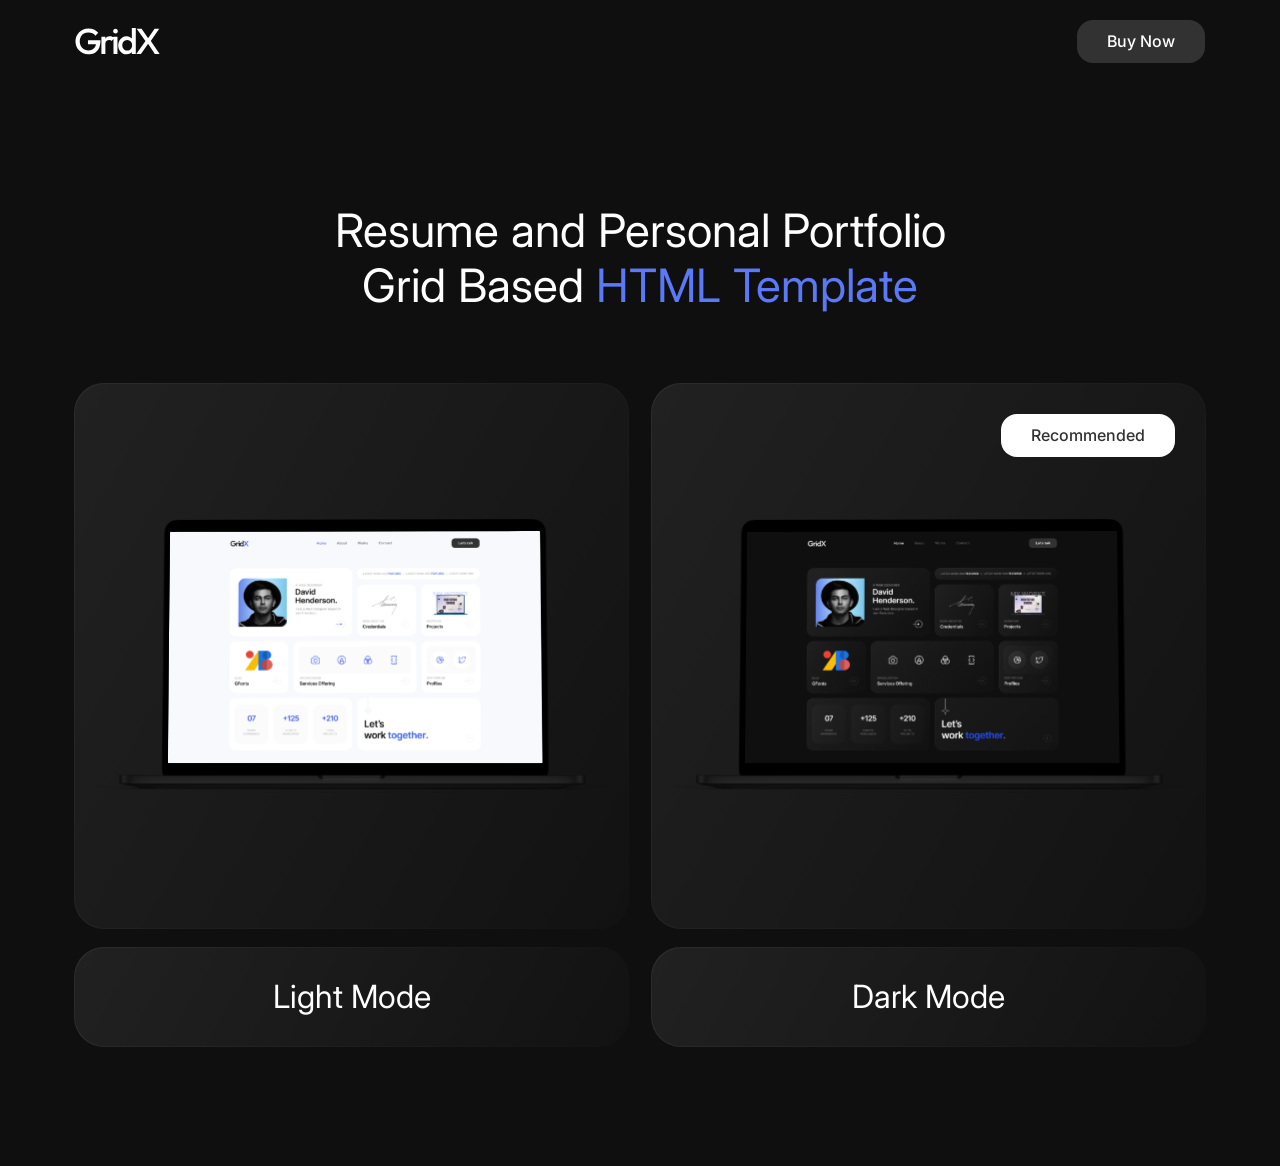
<file: template/demo/index.html>
<!DOCTYPE html>
<html lang="en">
<head>
    <meta charset="UTF-8">
    <meta http-equiv="X-UA-Compatible" content="IE=edge">
    <meta name="viewport" content="width=device-width, initial-scale=1.0">
    <title>Gridx - Personal Portfolio HTML Template</title>

    <!-- Fonts -->
    <link rel="preconnect" href="https://fonts.googleapis.com">
    <link rel="preconnect" href="https://fonts.gstatic.com" crossorigin>
    <link href="https://fonts.googleapis.com/css2?family=Inter:wght@100;200;300;400;500;600;700;800&display=swap" rel="stylesheet">

    <link rel="stylesheet" href="./assets/css/bootstrap.min.css">

    <link rel="stylesheet" href="./assets/css/style.css">

</head>
<body>

    <header class="header-area">
        <div class="container">
            <a href="" class="logo">
                <img src="./assets/images/logo.svg" alt="Logo">
            </a>
            <a href="https://themeforest.net/item/gridx-personal-portfolio-html-template/44858345" class="theme-btn">Buy Now</a>
        </div>
    </header>

    
    <div class="demo-page">
        <div class="container">
            <h1 class="section-heading">Resume and Personal Portfolio <br>Grid Based <span>HTML Template</span></h1>
            <div class="row">
                <div class="col-md-6">
                    <div class="demo-item">
                        <a class="shadow-box" href="../light/index.html" target="_blank">
                            <img src="./assets/images/gridx-light.svg" alt="Light Mode">
                        </a>
            
                        <a href="https://wpriverthemes.com/landing/gridx-html/light/index.html" class="shadow-box preview-btn" target="_blank">
                            Light Mode
                        </a>
                    </div>
                </div>
                <div class="col-md-6">
                    <div class="demo-item">
                        <a class="shadow-box" href="../index.html" target="_blank">
                            <span class="theme-btn btn-reverse">
                                Recommended
                            </span>
                            <img src="./assets/images/gridx-dark.svg" alt="Dark Mode">
                        </a>
            
                        <a href="../index.html" class="shadow-box preview-btn" target="_blank">
                            Dark Mode
                        </a>
                    </div>
                </div>
            </div>
        </div>
    </div>
    
</body>
</html>
</file>
<file: template/demo/assets/css/style.css>
*,*::before,*::after {
    margin: 0;
    padding: 0;
    box-sizing: border-box;
}
:root {
    --primary_color: #5B78F6;
    --dark: #323232;
}
a {
    text-decoration: none;
}
.text-right {
    text-align: right;
}

body {
    font-family: 'Inter', sans-serif;
    font-size: 14px;
    scroll-behavior: smooth;
    color: #9f9f9f;
    background: #0F0F0F;
    line-height: 19.2px;
}

.shadow-box {
    position: relative;
    border-radius: 30px;
    background: #0F0F0F;
}
.shadow-box::after {
    content: '';
    position: absolute;
    left: 0;
    top: 0;
    top: 0;
    right: 0;
    bottom: 0;
    left: 0;
    background: linear-gradient(120deg, rgb(255 255 255 / 12%), rgb(255 255 255 / 1%));
    content: '';
    z-index: -1;
    border-radius: 30px;
    margin: -1px;

}
.service-area .service-content-wrap .service-content-inner .service-item::before,
.shadow-box::before {
    content: '';
    position: absolute;
    left: 0;
    top: 0;
    width: 100%;
    height: 100%;
    z-index: 1;
    background: linear-gradient(120deg, rgba(255,255,255,0.3), rgba(255,255,255,0.05));
    border-radius: 30px;
    opacity: 0.25;
}
.shadow-box * {
    z-index: 2;
    position: relative;
}
.theme-btn {
    background: var(--dark);
    color: #fff;
    display: inline-block;
    transition: .3s;
    border-radius: 16px;
    font-size: 16px;
    font-weight: 500;
    padding: 12px 30px;
}
.theme-btn:hover {
    background: #fff;
    color: var(--dark);
}

img {
    max-width: 100%;
}
.container {
    max-width: 1170px;
    padding: 0 20px;
}


.header-area {
    padding: 20px 0;
}
.header-area .container {
    display: flex;
    align-items: center;
    justify-content: space-between;
}



.demo-page  {
    padding-top: 120px;
    padding-bottom: 120px;
}
.demo-page .section-heading {
    color: #ffffff;
    text-align: center;
    font-size: 46px;
    font-weight: 400;
    margin-bottom: 70px;
}
.demo-page .section-heading span {
    color: var(--primary_color);
}
.demo-page .demo-item {
    display: block;
}
.demo-page .demo-item .shadow-box {
    display: block;
    padding: 135px 20px;
    margin-bottom: 20px;
    position: relative;
}
.demo-page .demo-item .shadow-box .theme-btn {
    position: absolute;
    right: 30px;
    top: 30px;
    z-index: 2;

}
.demo-page .demo-item img {
    display: block;
    margin: auto;
}
.demo-page .demo-item .preview-btn {
    margin-bottom: 0;
    text-align: center;
    font-size: 32px;
    font-weight: 400;
    color: #ffffff;
    display: block;
    width: 100%;
    padding: 30px 20px;
    line-height: 1.2;
}




@media (max-width: 767px) {
    .demo-page .col-md-6:first-child {
        margin-bottom: 40px;
    }
    .demo-page .section-heading br {
        display: none;
    }
}
@media (max-width: 585px) {
    .demo-page .section-heading {
        font-size: 36px;
    }
    .demo-page .demo-item .shadow-box {
        padding-right: 10px;
        padding-left: 10px;
    }
    .demo-page .demo-item .preview-btn {
        font-size: 25px;
        padding: 25px 20px;
    }
}

.btn-reverse {
    background: #fff;
    color: var(--dark);
}
</file>
